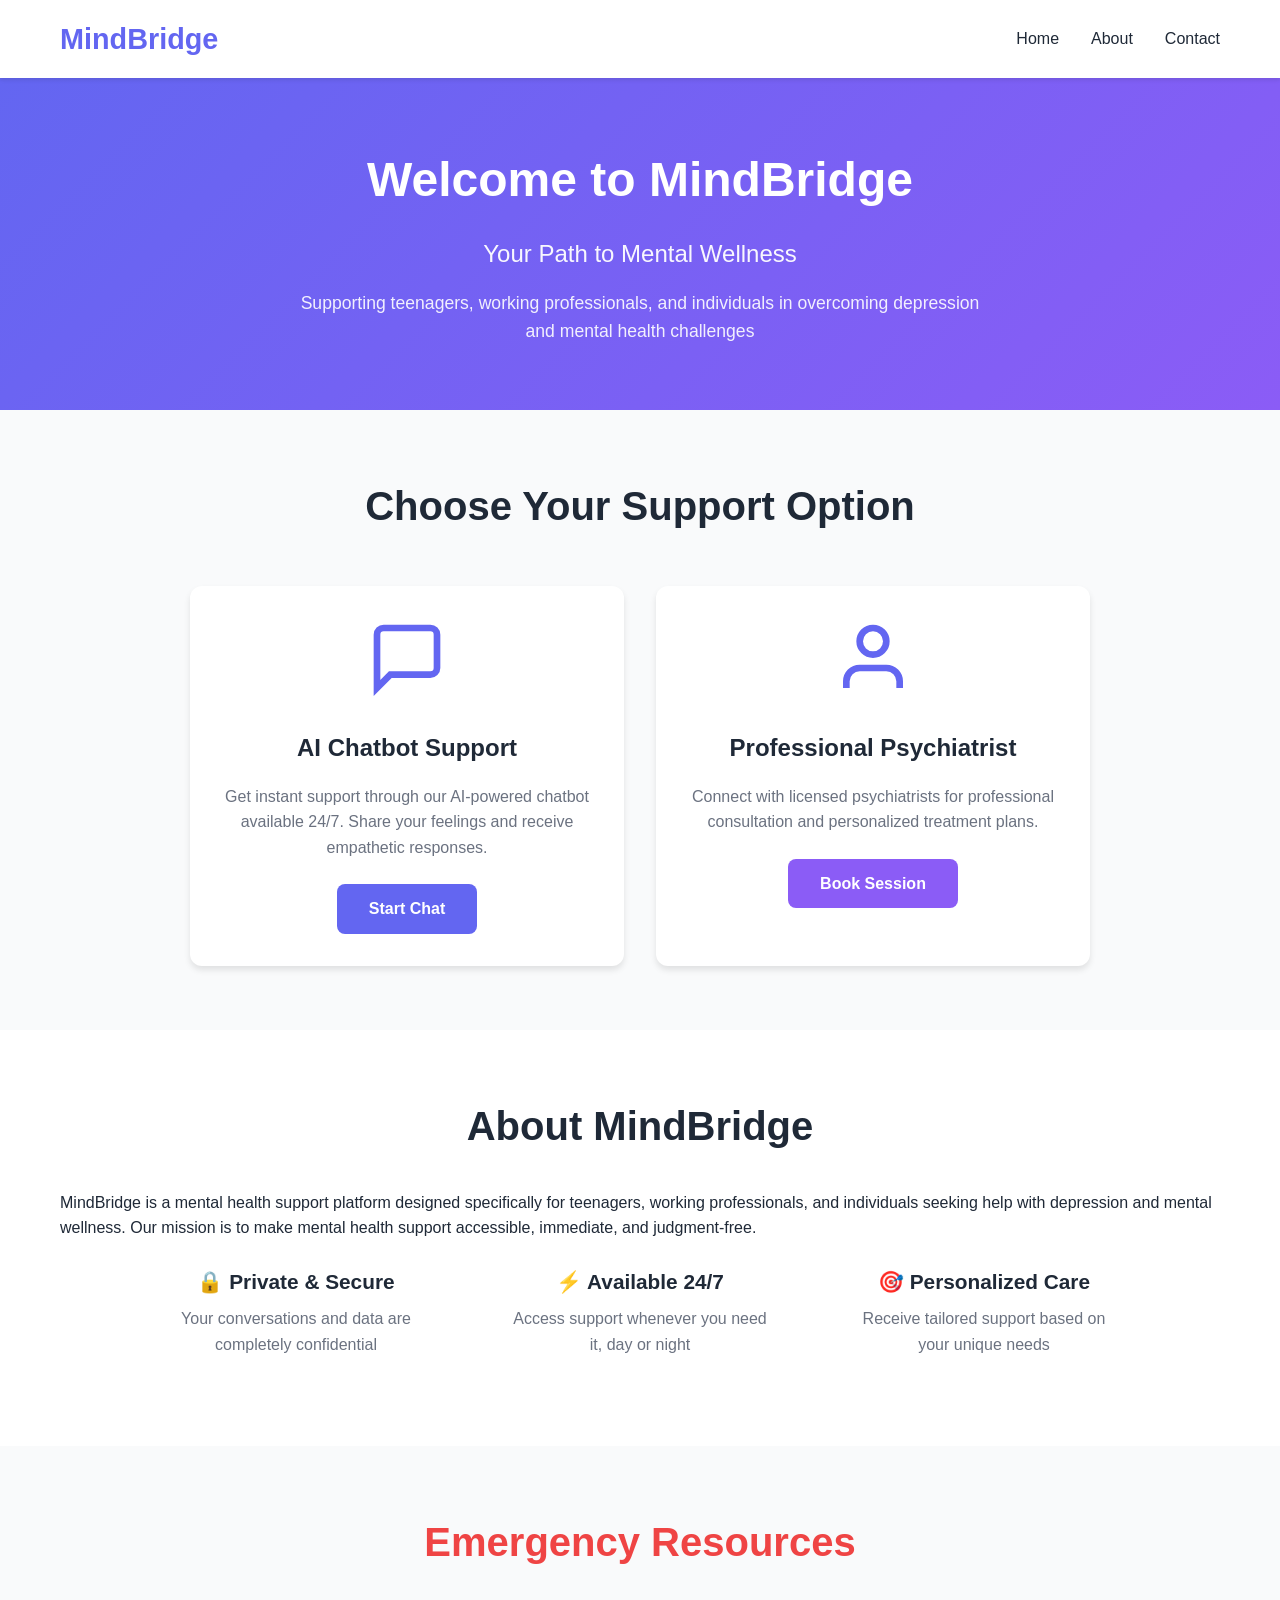
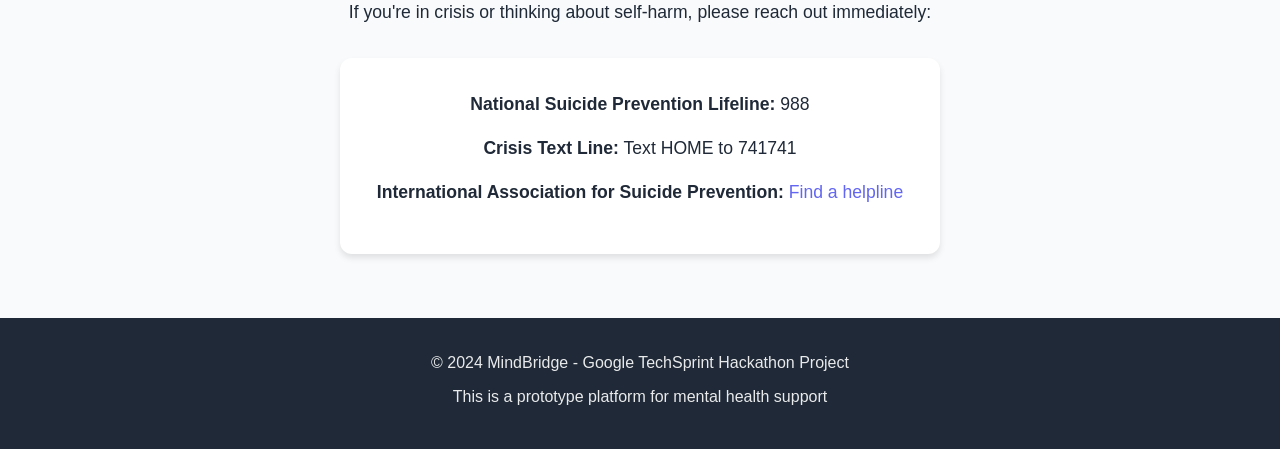
<file: index.html>
<!DOCTYPE html>
<html lang="en">
<head>
    <meta charset="UTF-8">
    <meta name="viewport" content="width=device-width, initial-scale=1.0">
    <title>MindBridge - Mental Health Support</title>
    <link rel="stylesheet" href="css/style.css">
</head>
<body>
    <header>
        <nav class="navbar">
            <div class="nav-container">
                <div class="logo">
                    <h1>MindBridge</h1>
                </div>
                <ul class="nav-menu">
                    <li><a href="index.html">Home</a></li>
                    <li><a href="#about">About</a></li>
                    <li><a href="#contact">Contact</a></li>
                </ul>
            </div>
        </nav>
    </header>

    <main>
        <section class="hero">
            <div class="hero-content">
                <h1>Welcome to MindBridge</h1>
                <p class="tagline">Your Path to Mental Wellness</p>
                <p class="description">Supporting teenagers, working professionals, and individuals in overcoming depression and mental health challenges</p>
            </div>
        </section>

        <section class="support-options">
            <div class="container">
                <h2>Choose Your Support Option</h2>
                <div class="options-grid">
                    <div class="option-card">
                        <div class="card-icon">
                            <svg width="80" height="80" viewBox="0 0 24 24" fill="none" stroke="currentColor" stroke-width="2">
                                <path d="M21 15a2 2 0 0 1-2 2H7l-4 4V5a2 2 0 0 1 2-2h14a2 2 0 0 1 2 2z"></path>
                            </svg>
                        </div>
                        <h3>AI Chatbot Support</h3>
                        <p>Get instant support through our AI-powered chatbot available 24/7. Share your feelings and receive empathetic responses.</p>
                        <a href="chatbot.html" class="btn btn-primary">Start Chat</a>
                    </div>

                    <div class="option-card">
                        <div class="card-icon">
                            <svg width="80" height="80" viewBox="0 0 24 24" fill="none" stroke="currentColor" stroke-width="2">
                                <path d="M20 21v-2a4 4 0 0 0-4-4H8a4 4 0 0 0-4 4v2"></path>
                                <circle cx="12" cy="7" r="4"></circle>
                            </svg>
                        </div>
                        <h3>Professional Psychiatrist</h3>
                        <p>Connect with licensed psychiatrists for professional consultation and personalized treatment plans.</p>
                        <a href="psychiatrist.html" class="btn btn-secondary">Book Session</a>
                    </div>
                </div>
            </div>
        </section>

        <section id="about" class="about-section">
            <div class="container">
                <h2>About MindBridge</h2>
                <p>MindBridge is a mental health support platform designed specifically for teenagers, working professionals, and individuals seeking help with depression and mental wellness. Our mission is to make mental health support accessible, immediate, and judgment-free.</p>
                <div class="features">
                    <div class="feature">
                        <h4>🔒 Private & Secure</h4>
                        <p>Your conversations and data are completely confidential</p>
                    </div>
                    <div class="feature">
                        <h4>⚡ Available 24/7</h4>
                        <p>Access support whenever you need it, day or night</p>
                    </div>
                    <div class="feature">
                        <h4>🎯 Personalized Care</h4>
                        <p>Receive tailored support based on your unique needs</p>
                    </div>
                </div>
            </div>
        </section>

        <section id="contact" class="contact-section">
            <div class="container">
                <h2>Emergency Resources</h2>
                <p class="emergency-text">If you're in crisis or thinking about self-harm, please reach out immediately:</p>
                <div class="emergency-contacts">
                    <p><strong>National Suicide Prevention Lifeline:</strong> 988</p>
                    <p><strong>Crisis Text Line:</strong> Text HOME to 741741</p>
                    <p><strong>International Association for Suicide Prevention:</strong> <a href="https://www.iasp.info/resources/Crisis_Centres/" target="_blank">Find a helpline</a></p>
                </div>
            </div>
        </section>
    </main>

    <footer>
        <div class="container">
            <p>&copy; 2024 MindBridge - Google TechSprint Hackathon Project</p>
            <p>This is a prototype platform for mental health support</p>
        </div>
    </footer>
</body>
</html>
</file>
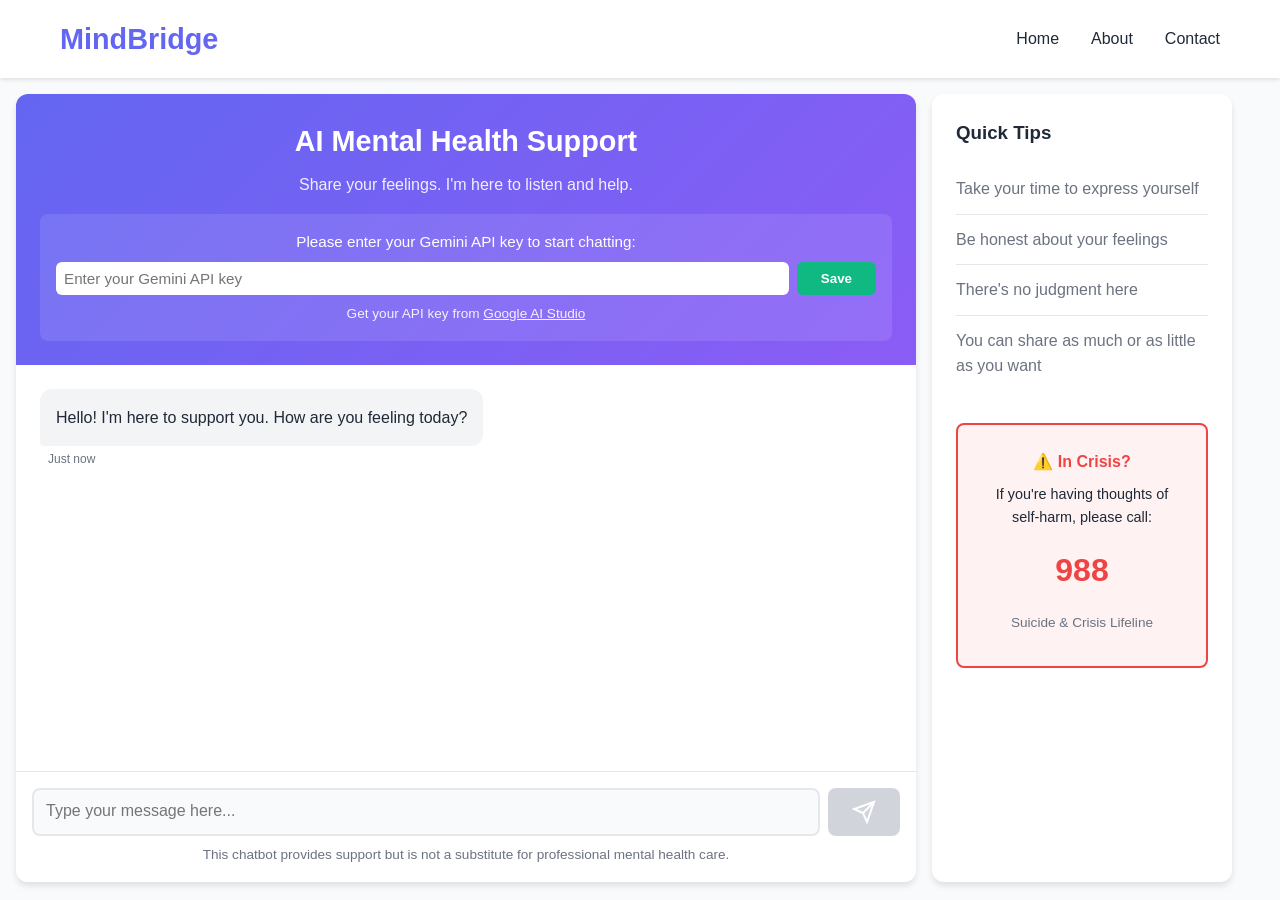
<file: chatbot.html>
<!DOCTYPE html>
<html lang="en">
<head>
    <meta charset="UTF-8">
    <meta name="viewport" content="width=device-width, initial-scale=1.0">
    <title>AI Chatbot Support - MindBridge</title>
    <link rel="stylesheet" href="css/style.css">
    <link rel="stylesheet" href="css/chatbot.css">
</head>
<body>
    <header>
        <nav class="navbar">
            <div class="nav-container">
                <div class="logo">
                    <h1>MindBridge</h1>
                </div>
                <ul class="nav-menu">
                    <li><a href="index.html">Home</a></li>
                    <li><a href="index.html#about">About</a></li>
                    <li><a href="index.html#contact">Contact</a></li>
                </ul>
            </div>
        </nav>
    </header>

    <main class="chat-main">
        <div class="chat-container">
            <div class="chat-header">
                <h2>AI Mental Health Support</h2>
                <p class="chat-subtitle">Share your feelings. I'm here to listen and help.</p>
                <div class="api-key-section" id="apiKeySection">
                    <p class="api-notice">Please enter your Gemini API key to start chatting:</p>
                    <div class="api-input-group">
                        <input type="password" id="apiKeyInput" placeholder="Enter your Gemini API key" />
                        <button onclick="saveApiKey()" class="btn-api-save">Save</button>
                    </div>
                    <p class="api-help">Get your API key from <a href="https://makersuite.google.com/app/apikey" target="_blank">Google AI Studio</a></p>
                </div>
            </div>
            
            <div class="chat-messages" id="chatMessages">
                <div class="message bot-message">
                    <div class="message-content">
                        <p>Hello! I'm here to support you. How are you feeling today?</p>
                    </div>
                    <span class="message-time">Just now</span>
                </div>
            </div>

            <div class="chat-input-container">
                <div class="chat-input-wrapper">
                    <textarea 
                        id="userInput" 
                        placeholder="Type your message here..." 
                        rows="1"
                        disabled
                    ></textarea>
                    <button id="sendButton" onclick="sendMessage()" disabled>
                        <svg width="24" height="24" viewBox="0 0 24 24" fill="none" stroke="currentColor" stroke-width="2">
                            <line x1="22" y1="2" x2="11" y2="13"></line>
                            <polygon points="22 2 15 22 11 13 2 9 22 2"></polygon>
                        </svg>
                    </button>
                </div>
                <p class="disclaimer">This chatbot provides support but is not a substitute for professional mental health care.</p>
            </div>
        </div>

        <div class="chat-sidebar">
            <div class="sidebar-content">
                <h3>Quick Tips</h3>
                <ul class="tips-list">
                    <li>Take your time to express yourself</li>
                    <li>Be honest about your feelings</li>
                    <li>There's no judgment here</li>
                    <li>You can share as much or as little as you want</li>
                </ul>

                <div class="emergency-box">
                    <h4>⚠️ In Crisis?</h4>
                    <p>If you're having thoughts of self-harm, please call:</p>
                    <p class="emergency-number">988</p>
                    <p class="emergency-label">Suicide & Crisis Lifeline</p>
                </div>
            </div>
        </div>
    </main>

    <script src="js/firebase-config.js"></script>
    <script src="js/chatbot.js"></script>
</body>
</html>
</file>
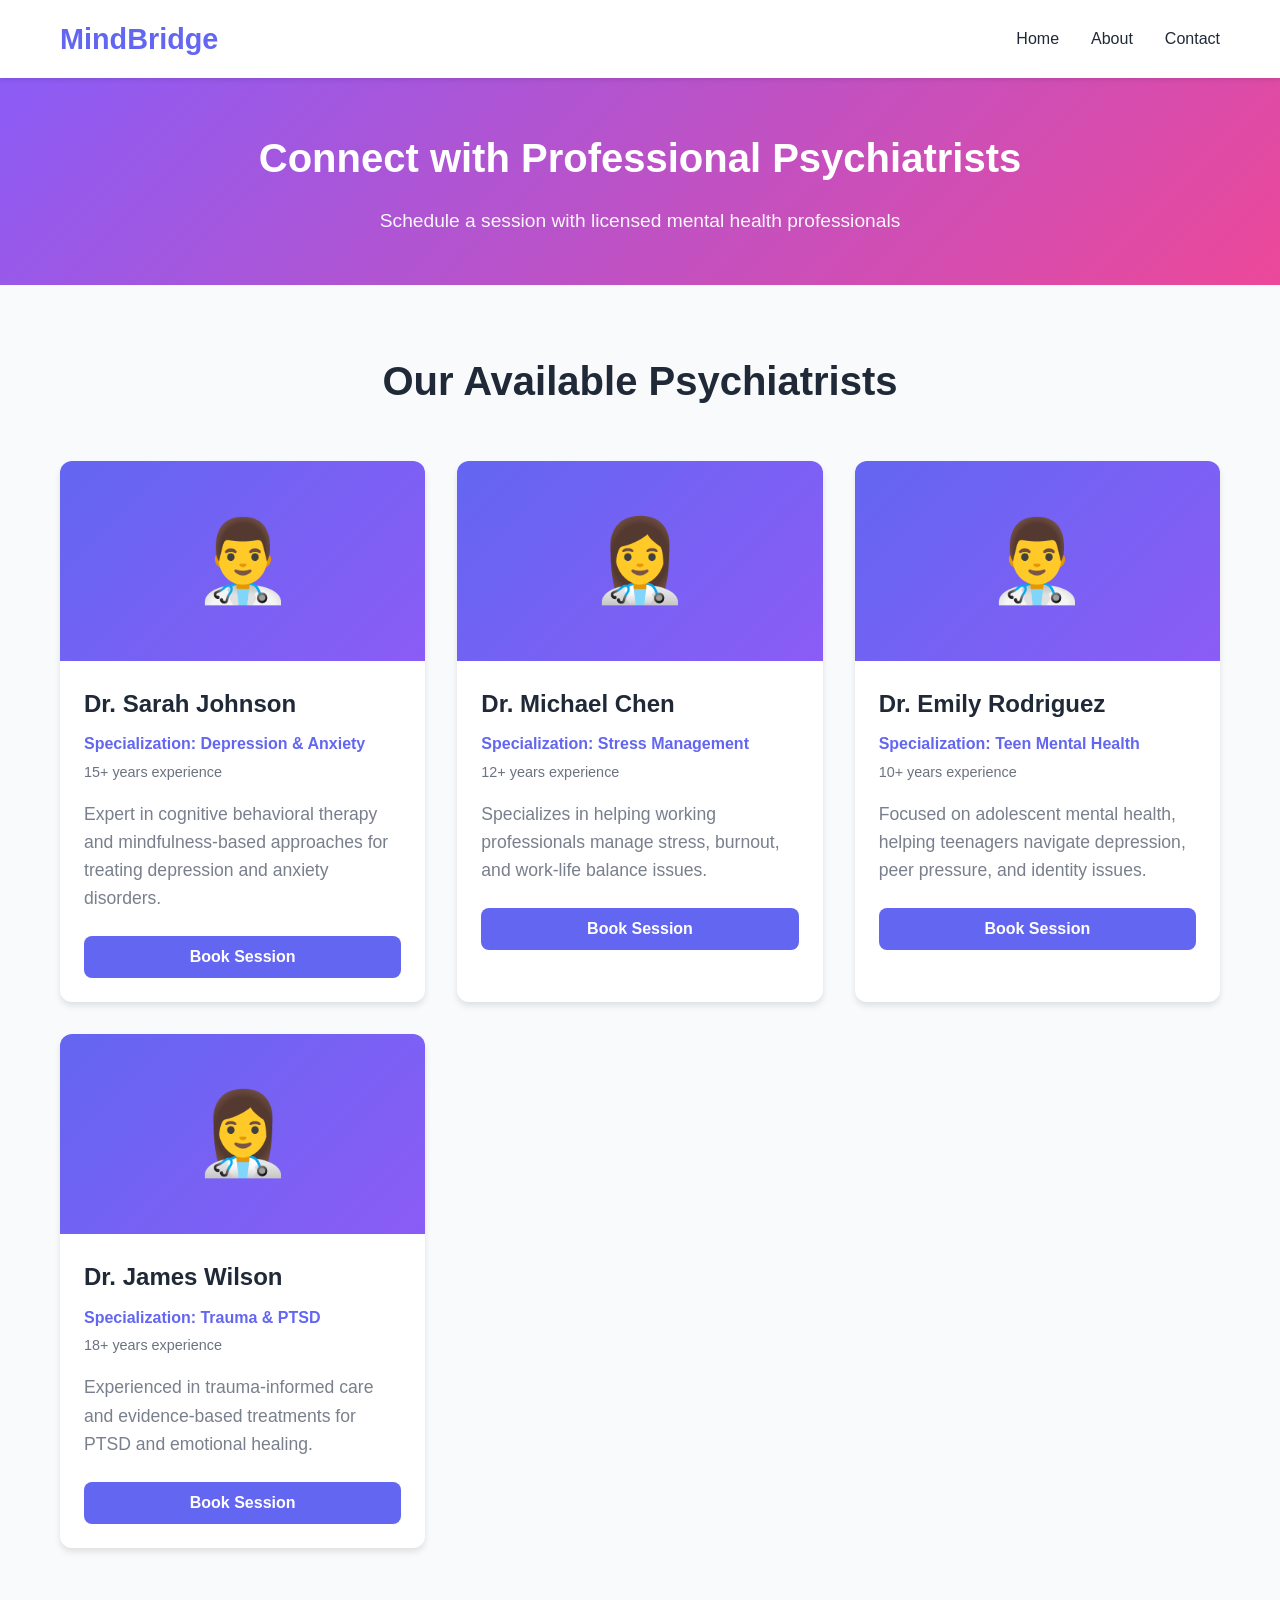
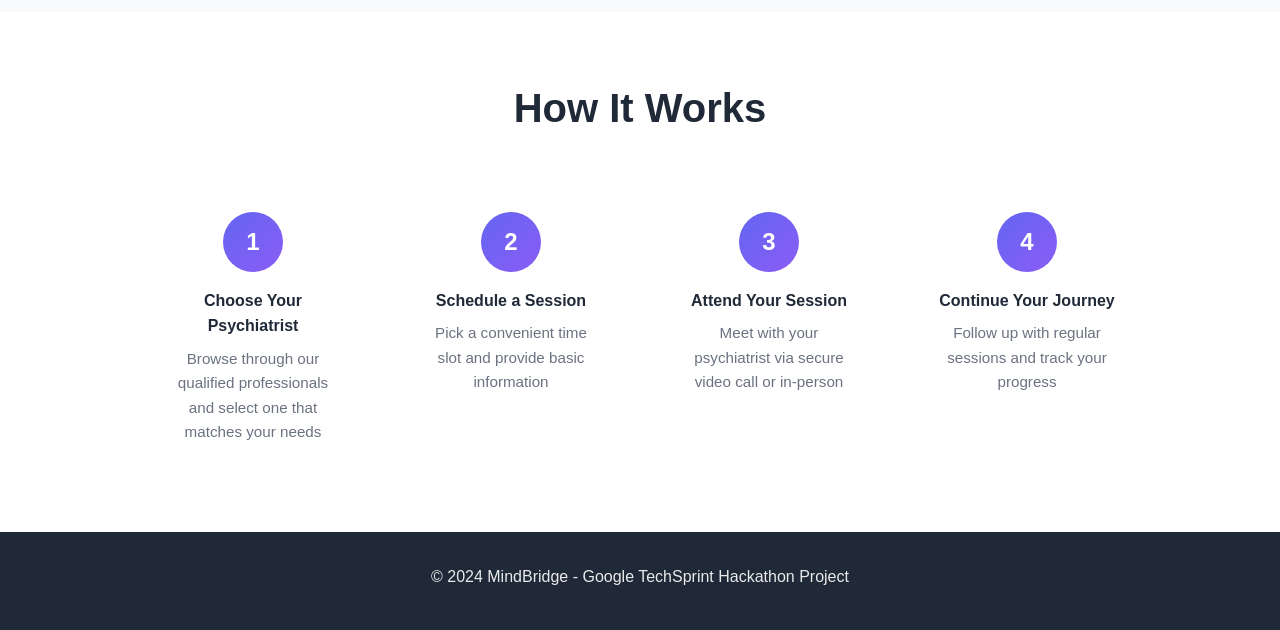
<file: psychiatrist.html>
<!DOCTYPE html>
<html lang="en">
<head>
    <meta charset="UTF-8">
    <meta name="viewport" content="width=device-width, initial-scale=1.0">
    <title>Professional Psychiatrist - MindBridge</title>
    <link rel="stylesheet" href="css/style.css">
    <link rel="stylesheet" href="css/psychiatrist.css">
</head>
<body>
    <header>
        <nav class="navbar">
            <div class="nav-container">
                <div class="logo">
                    <h1>MindBridge</h1>
                </div>
                <ul class="nav-menu">
                    <li><a href="index.html">Home</a></li>
                    <li><a href="index.html#about">About</a></li>
                    <li><a href="index.html#contact">Contact</a></li>
                </ul>
            </div>
        </nav>
    </header>

    <main>
        <section class="psychiatrist-hero">
            <div class="container">
                <h1>Connect with Professional Psychiatrists</h1>
                <p>Schedule a session with licensed mental health professionals</p>
            </div>
        </section>

        <section class="psychiatrist-list">
            <div class="container">
                <h2>Our Available Psychiatrists</h2>
                <div class="psychiatrists-grid">
                    <div class="psychiatrist-card">
                        <div class="psychiatrist-image">
                            <div class="image-placeholder">👨‍⚕️</div>
                        </div>
                        <div class="psychiatrist-info">
                            <h3>Dr. Sarah Johnson</h3>
                            <p class="specialty">Specialization: Depression & Anxiety</p>
                            <p class="experience">15+ years experience</p>
                            <p class="description">Expert in cognitive behavioral therapy and mindfulness-based approaches for treating depression and anxiety disorders.</p>
                            <button class="btn btn-primary" onclick="openBookingModal('Dr. Sarah Johnson')">Book Session</button>
                        </div>
                    </div>

                    <div class="psychiatrist-card">
                        <div class="psychiatrist-image">
                            <div class="image-placeholder">👩‍⚕️</div>
                        </div>
                        <div class="psychiatrist-info">
                            <h3>Dr. Michael Chen</h3>
                            <p class="specialty">Specialization: Stress Management</p>
                            <p class="experience">12+ years experience</p>
                            <p class="description">Specializes in helping working professionals manage stress, burnout, and work-life balance issues.</p>
                            <button class="btn btn-primary" onclick="openBookingModal('Dr. Michael Chen')">Book Session</button>
                        </div>
                    </div>

                    <div class="psychiatrist-card">
                        <div class="psychiatrist-image">
                            <div class="image-placeholder">👨‍⚕️</div>
                        </div>
                        <div class="psychiatrist-info">
                            <h3>Dr. Emily Rodriguez</h3>
                            <p class="specialty">Specialization: Teen Mental Health</p>
                            <p class="experience">10+ years experience</p>
                            <p class="description">Focused on adolescent mental health, helping teenagers navigate depression, peer pressure, and identity issues.</p>
                            <button class="btn btn-primary" onclick="openBookingModal('Dr. Emily Rodriguez')">Book Session</button>
                        </div>
                    </div>

                    <div class="psychiatrist-card">
                        <div class="psychiatrist-image">
                            <div class="image-placeholder">👩‍⚕️</div>
                        </div>
                        <div class="psychiatrist-info">
                            <h3>Dr. James Wilson</h3>
                            <p class="specialty">Specialization: Trauma & PTSD</p>
                            <p class="experience">18+ years experience</p>
                            <p class="description">Experienced in trauma-informed care and evidence-based treatments for PTSD and emotional healing.</p>
                            <button class="btn btn-primary" onclick="openBookingModal('Dr. James Wilson')">Book Session</button>
                        </div>
                    </div>
                </div>
            </div>
        </section>

        <section class="booking-info">
            <div class="container">
                <h2>How It Works</h2>
                <div class="steps-grid">
                    <div class="step">
                        <div class="step-number">1</div>
                        <h4>Choose Your Psychiatrist</h4>
                        <p>Browse through our qualified professionals and select one that matches your needs</p>
                    </div>
                    <div class="step">
                        <div class="step-number">2</div>
                        <h4>Schedule a Session</h4>
                        <p>Pick a convenient time slot and provide basic information</p>
                    </div>
                    <div class="step">
                        <div class="step-number">3</div>
                        <h4>Attend Your Session</h4>
                        <p>Meet with your psychiatrist via secure video call or in-person</p>
                    </div>
                    <div class="step">
                        <div class="step-number">4</div>
                        <h4>Continue Your Journey</h4>
                        <p>Follow up with regular sessions and track your progress</p>
                    </div>
                </div>
            </div>
        </section>
    </main>

    <!-- Booking Modal -->
    <div id="bookingModal" class="modal">
        <div class="modal-content">
            <span class="close" onclick="closeBookingModal()">&times;</span>
            <h2>Book a Session</h2>
            <form id="bookingForm" onsubmit="handleBooking(event)">
                <div class="form-group">
                    <label for="doctorName">Psychiatrist:</label>
                    <input type="text" id="doctorName" readonly>
                </div>
                
                <div class="form-group">
                    <label for="patientName">Your Name:</label>
                    <input type="text" id="patientName" required>
                </div>

                <div class="form-group">
                    <label for="patientEmail">Email:</label>
                    <input type="email" id="patientEmail" required>
                </div>

                <div class="form-group">
                    <label for="patientPhone">Phone Number:</label>
                    <input type="tel" id="patientPhone" required>
                </div>

                <div class="form-group">
                    <label for="preferredDate">Preferred Date:</label>
                    <input type="date" id="preferredDate" required>
                </div>

                <div class="form-group">
                    <label for="preferredTime">Preferred Time:</label>
                    <select id="preferredTime" required>
                        <option value="">Select a time</option>
                        <option value="09:00">09:00 AM</option>
                        <option value="10:00">10:00 AM</option>
                        <option value="11:00">11:00 AM</option>
                        <option value="14:00">02:00 PM</option>
                        <option value="15:00">03:00 PM</option>
                        <option value="16:00">04:00 PM</option>
                        <option value="17:00">05:00 PM</option>
                    </select>
                </div>

                <div class="form-group">
                    <label for="sessionType">Session Type:</label>
                    <select id="sessionType" required>
                        <option value="">Select session type</option>
                        <option value="video">Video Call</option>
                        <option value="in-person">In-Person</option>
                    </select>
                </div>

                <div class="form-group">
                    <label for="notes">Additional Notes (Optional):</label>
                    <textarea id="notes" rows="4" placeholder="Any specific concerns or topics you'd like to discuss..."></textarea>
                </div>

                <button type="submit" class="btn btn-primary btn-full">Confirm Booking</button>
            </form>
        </div>
    </div>

    <!-- Success Modal -->
    <div id="successModal" class="modal">
        <div class="modal-content success-modal">
            <span class="close" onclick="closeSuccessModal()">&times;</span>
            <div class="success-icon">✓</div>
            <h2>Booking Confirmed!</h2>
            <p>Your session has been scheduled successfully.</p>
            <p>You will receive a confirmation email with further details.</p>
            <button class="btn btn-primary" onclick="closeSuccessModal()">Close</button>
        </div>
    </div>

    <footer>
        <div class="container">
            <p>&copy; 2024 MindBridge - Google TechSprint Hackathon Project</p>
        </div>
    </footer>

    <script src="js/firebase-config.js"></script>
    <script src="js/psychiatrist.js"></script>
</body>
</html>
</file>
<file: css/style.css>
/* Reset and Base Styles */
* {
    margin: 0;
    padding: 0;
    box-sizing: border-box;
}

:root {
    --primary-color: #6366f1;
    --secondary-color: #8b5cf6;
    --accent-color: #ec4899;
    --text-dark: #1f2937;
    --text-light: #6b7280;
    --bg-light: #f9fafb;
    --bg-white: #ffffff;
    --border-color: #e5e7eb;
    --success-color: #10b981;
    --warning-color: #f59e0b;
    --danger-color: #ef4444;
}

body {
    font-family: 'Segoe UI', Tahoma, Geneva, Verdana, sans-serif;
    line-height: 1.6;
    color: var(--text-dark);
    background-color: var(--bg-light);
}

.container {
    max-width: 1200px;
    margin: 0 auto;
    padding: 0 20px;
}

/* Header and Navigation */
header {
    background-color: var(--bg-white);
    box-shadow: 0 2px 4px rgba(0, 0, 0, 0.1);
    position: sticky;
    top: 0;
    z-index: 1000;
}

.navbar {
    padding: 1rem 0;
}

.nav-container {
    max-width: 1200px;
    margin: 0 auto;
    padding: 0 20px;
    display: flex;
    justify-content: space-between;
    align-items: center;
}

.logo h1 {
    color: var(--primary-color);
    font-size: 1.8rem;
    font-weight: 700;
}

.nav-menu {
    display: flex;
    list-style: none;
    gap: 2rem;
}

.nav-menu a {
    color: var(--text-dark);
    text-decoration: none;
    font-weight: 500;
    transition: color 0.3s;
}

.nav-menu a:hover {
    color: var(--primary-color);
}

/* Hero Section */
.hero {
    background: linear-gradient(135deg, var(--primary-color) 0%, var(--secondary-color) 100%);
    color: white;
    padding: 4rem 2rem;
    text-align: center;
}

.hero-content h1 {
    font-size: 3rem;
    margin-bottom: 1rem;
    font-weight: 700;
}

.tagline {
    font-size: 1.5rem;
    margin-bottom: 1rem;
    opacity: 0.95;
}

.description {
    font-size: 1.1rem;
    max-width: 700px;
    margin: 0 auto;
    opacity: 0.9;
}

/* Support Options Section */
.support-options {
    padding: 4rem 2rem;
    background-color: var(--bg-light);
}

.support-options h2 {
    text-align: center;
    font-size: 2.5rem;
    margin-bottom: 3rem;
    color: var(--text-dark);
}

.options-grid {
    display: grid;
    grid-template-columns: repeat(auto-fit, minmax(300px, 1fr));
    gap: 2rem;
    max-width: 900px;
    margin: 0 auto;
}

.option-card {
    background: var(--bg-white);
    border-radius: 12px;
    padding: 2rem;
    text-align: center;
    box-shadow: 0 4px 6px rgba(0, 0, 0, 0.1);
    transition: transform 0.3s, box-shadow 0.3s;
}

.option-card:hover {
    transform: translateY(-5px);
    box-shadow: 0 10px 20px rgba(0, 0, 0, 0.15);
}

.card-icon {
    color: var(--primary-color);
    margin-bottom: 1.5rem;
}

.option-card h3 {
    font-size: 1.5rem;
    margin-bottom: 1rem;
    color: var(--text-dark);
}

.option-card p {
    color: var(--text-light);
    margin-bottom: 1.5rem;
    line-height: 1.6;
}

/* Buttons */
.btn {
    display: inline-block;
    padding: 0.75rem 2rem;
    border-radius: 8px;
    text-decoration: none;
    font-weight: 600;
    transition: all 0.3s;
    border: none;
    cursor: pointer;
    font-size: 1rem;
}

.btn-primary {
    background-color: var(--primary-color);
    color: white;
}

.btn-primary:hover {
    background-color: #4f46e5;
    transform: translateY(-2px);
}

.btn-secondary {
    background-color: var(--secondary-color);
    color: white;
}

.btn-secondary:hover {
    background-color: #7c3aed;
    transform: translateY(-2px);
}

/* About Section */
.about-section {
    padding: 4rem 2rem;
    background-color: var(--bg-white);
}

.about-section h2 {
    text-align: center;
    font-size: 2.5rem;
    margin-bottom: 2rem;
    color: var(--text-dark);
}

.about-section > p {
    text-align: center;
    max-width: 800px;
    margin: 0 auto 3rem;
    font-size: 1.1rem;
    color: var(--text-light);
}

.features {
    display: grid;
    grid-template-columns: repeat(auto-fit, minmax(250px, 1fr));
    gap: 2rem;
    max-width: 1000px;
    margin: 0 auto;
}

.feature {
    text-align: center;
    padding: 1.5rem;
}

.feature h4 {
    font-size: 1.3rem;
    margin-bottom: 0.5rem;
    color: var(--text-dark);
}

.feature p {
    color: var(--text-light);
}

/* Contact Section */
.contact-section {
    padding: 4rem 2rem;
    background-color: var(--bg-light);
    text-align: center;
}

.contact-section h2 {
    font-size: 2.5rem;
    margin-bottom: 1.5rem;
    color: var(--danger-color);
}

.emergency-text {
    font-size: 1.1rem;
    margin-bottom: 2rem;
    color: var(--text-dark);
}

.emergency-contacts {
    background: var(--bg-white);
    padding: 2rem;
    border-radius: 12px;
    max-width: 600px;
    margin: 0 auto;
    box-shadow: 0 4px 6px rgba(0, 0, 0, 0.1);
}

.emergency-contacts p {
    margin-bottom: 1rem;
    font-size: 1.1rem;
}

.emergency-contacts a {
    color: var(--primary-color);
    text-decoration: none;
}

.emergency-contacts a:hover {
    text-decoration: underline;
}

/* Footer */
footer {
    background-color: var(--text-dark);
    color: white;
    padding: 2rem;
    text-align: center;
}

footer p {
    margin-bottom: 0.5rem;
    opacity: 0.9;
}

/* Responsive Design */
@media (max-width: 768px) {
    .hero-content h1 {
        font-size: 2rem;
    }

    .tagline {
        font-size: 1.2rem;
    }

    .nav-menu {
        gap: 1rem;
    }

    .support-options h2,
    .about-section h2,
    .contact-section h2 {
        font-size: 2rem;
    }
}

@media (max-width: 480px) {
    .hero-content h1 {
        font-size: 1.5rem;
    }

    .options-grid {
        grid-template-columns: 1fr;
    }

    .nav-menu {
        flex-direction: column;
        gap: 0.5rem;
    }
}
</file>
<file: css/chatbot.css>
/* Chatbot Specific Styles */
.chat-main {
    display: flex;
    min-height: calc(100vh - 80px);
    gap: 1rem;
    padding: 1rem;
    background-color: var(--bg-light);
}

.chat-container {
    flex: 1;
    display: flex;
    flex-direction: column;
    background: var(--bg-white);
    border-radius: 12px;
    box-shadow: 0 4px 6px rgba(0, 0, 0, 0.1);
    overflow: hidden;
    max-width: 900px;
}

.chat-header {
    background: linear-gradient(135deg, var(--primary-color) 0%, var(--secondary-color) 100%);
    color: white;
    padding: 1.5rem;
    text-align: center;
}

.chat-header h2 {
    margin-bottom: 0.5rem;
    font-size: 1.8rem;
}

.chat-subtitle {
    opacity: 0.9;
    font-size: 1rem;
}

.api-key-section {
    background: rgba(255, 255, 255, 0.1);
    border-radius: 8px;
    padding: 1rem;
    margin-top: 1rem;
}

.api-notice {
    margin-bottom: 0.5rem;
    font-size: 0.95rem;
}

.api-input-group {
    display: flex;
    gap: 0.5rem;
    margin-bottom: 0.5rem;
}

.api-input-group input {
    flex: 1;
    padding: 0.5rem;
    border: none;
    border-radius: 6px;
    font-size: 0.95rem;
}

.btn-api-save {
    padding: 0.5rem 1.5rem;
    background-color: var(--success-color);
    color: white;
    border: none;
    border-radius: 6px;
    font-weight: 600;
    cursor: pointer;
    transition: background-color 0.3s;
}

.btn-api-save:hover {
    background-color: #059669;
}

.api-help {
    font-size: 0.85rem;
    opacity: 0.9;
}

.api-help a {
    color: white;
    text-decoration: underline;
}

.chat-messages {
    flex: 1;
    overflow-y: auto;
    padding: 1.5rem;
    display: flex;
    flex-direction: column;
    gap: 1rem;
    min-height: 400px;
    max-height: 600px;
}

.message {
    display: flex;
    flex-direction: column;
    max-width: 70%;
    animation: fadeIn 0.3s ease-in;
}

@keyframes fadeIn {
    from {
        opacity: 0;
        transform: translateY(10px);
    }
    to {
        opacity: 1;
        transform: translateY(0);
    }
}

.bot-message {
    align-self: flex-start;
}

.user-message {
    align-self: flex-end;
}

.message-content {
    padding: 1rem;
    border-radius: 12px;
    word-wrap: break-word;
}

.bot-message .message-content {
    background-color: #f3f4f6;
    color: var(--text-dark);
    border-bottom-left-radius: 4px;
}

.user-message .message-content {
    background: linear-gradient(135deg, var(--primary-color) 0%, var(--secondary-color) 100%);
    color: white;
    border-bottom-right-radius: 4px;
}

.message-time {
    font-size: 0.75rem;
    color: var(--text-light);
    margin-top: 0.25rem;
    padding: 0 0.5rem;
}

.typing-indicator {
    display: flex;
    align-items: center;
    gap: 0.5rem;
    padding: 1rem;
    background-color: #f3f4f6;
    border-radius: 12px;
    max-width: 80px;
}

.typing-indicator span {
    width: 8px;
    height: 8px;
    border-radius: 50%;
    background-color: var(--primary-color);
    animation: typing 1.4s infinite;
}

.typing-indicator span:nth-child(2) {
    animation-delay: 0.2s;
}

.typing-indicator span:nth-child(3) {
    animation-delay: 0.4s;
}

@keyframes typing {
    0%, 60%, 100% {
        transform: translateY(0);
    }
    30% {
        transform: translateY(-10px);
    }
}

.chat-input-container {
    border-top: 1px solid var(--border-color);
    padding: 1rem;
    background-color: var(--bg-white);
}

.chat-input-wrapper {
    display: flex;
    gap: 0.5rem;
    margin-bottom: 0.5rem;
}

#userInput {
    flex: 1;
    padding: 0.75rem;
    border: 2px solid var(--border-color);
    border-radius: 8px;
    font-size: 1rem;
    font-family: inherit;
    resize: none;
    min-height: 44px;
    max-height: 120px;
}

#userInput:focus {
    outline: none;
    border-color: var(--primary-color);
}

#userInput:disabled {
    background-color: #f9fafb;
    cursor: not-allowed;
}

#sendButton {
    padding: 0.75rem 1.5rem;
    background-color: var(--primary-color);
    color: white;
    border: none;
    border-radius: 8px;
    cursor: pointer;
    transition: background-color 0.3s;
    display: flex;
    align-items: center;
    justify-content: center;
}

#sendButton:hover:not(:disabled) {
    background-color: #4f46e5;
}

#sendButton:disabled {
    background-color: #d1d5db;
    cursor: not-allowed;
}

.disclaimer {
    font-size: 0.85rem;
    color: var(--text-light);
    text-align: center;
}

/* Sidebar */
.chat-sidebar {
    width: 300px;
    background: var(--bg-white);
    border-radius: 12px;
    padding: 1.5rem;
    box-shadow: 0 4px 6px rgba(0, 0, 0, 0.1);
}

.sidebar-content h3 {
    margin-bottom: 1rem;
    color: var(--text-dark);
}

.tips-list {
    list-style: none;
    margin-bottom: 2rem;
}

.tips-list li {
    padding: 0.75rem 0;
    border-bottom: 1px solid var(--border-color);
    color: var(--text-light);
}

.tips-list li:last-child {
    border-bottom: none;
}

.emergency-box {
    background-color: #fef2f2;
    border: 2px solid var(--danger-color);
    border-radius: 8px;
    padding: 1.5rem;
    text-align: center;
}

.emergency-box h4 {
    color: var(--danger-color);
    margin-bottom: 0.5rem;
}

.emergency-box p {
    font-size: 0.9rem;
    color: var(--text-dark);
    margin-bottom: 0.5rem;
}

.emergency-number {
    font-size: 2rem !important;
    font-weight: bold;
    color: var(--danger-color) !important;
    margin: 1rem 0 !important;
}

.emergency-label {
    font-size: 0.85rem !important;
    color: var(--text-light) !important;
}

/* Responsive Design */
@media (max-width: 1024px) {
    .chat-main {
        flex-direction: column;
    }

    .chat-sidebar {
        width: 100%;
    }
}

@media (max-width: 768px) {
    .message {
        max-width: 85%;
    }

    .chat-sidebar {
        display: none;
    }
}
</file>
<file: css/psychiatrist.css>
/* Psychiatrist Page Styles */
.psychiatrist-hero {
    background: linear-gradient(135deg, var(--secondary-color) 0%, var(--accent-color) 100%);
    color: white;
    padding: 3rem 2rem;
    text-align: center;
}

.psychiatrist-hero h1 {
    font-size: 2.5rem;
    margin-bottom: 1rem;
}

.psychiatrist-hero p {
    font-size: 1.2rem;
    opacity: 0.95;
}

.psychiatrist-list {
    padding: 4rem 2rem;
    background-color: var(--bg-light);
}

.psychiatrist-list h2 {
    text-align: center;
    font-size: 2.5rem;
    margin-bottom: 3rem;
    color: var(--text-dark);
}

.psychiatrists-grid {
    display: grid;
    grid-template-columns: repeat(auto-fill, minmax(280px, 1fr));
    gap: 2rem;
}

.psychiatrist-card {
    background: var(--bg-white);
    border-radius: 12px;
    overflow: hidden;
    box-shadow: 0 4px 6px rgba(0, 0, 0, 0.1);
    transition: transform 0.3s, box-shadow 0.3s;
}

.psychiatrist-card:hover {
    transform: translateY(-5px);
    box-shadow: 0 10px 20px rgba(0, 0, 0, 0.15);
}

.psychiatrist-image {
    background: linear-gradient(135deg, var(--primary-color) 0%, var(--secondary-color) 100%);
    height: 200px;
    display: flex;
    align-items: center;
    justify-content: center;
}

.image-placeholder {
    font-size: 5rem;
}

.psychiatrist-info {
    padding: 1.5rem;
}

.psychiatrist-info h3 {
    font-size: 1.5rem;
    margin-bottom: 0.5rem;
    color: var(--text-dark);
}

.specialty {
    color: var(--primary-color);
    font-weight: 600;
    margin-bottom: 0.25rem;
}

.experience {
    color: var(--text-light);
    font-size: 0.9rem;
    margin-bottom: 1rem;
}

.description {
    color: var(--text-light);
    margin-bottom: 1.5rem;
    line-height: 1.6;
}

.psychiatrist-info .btn {
    width: 100%;
}

/* Booking Info Section */
.booking-info {
    padding: 4rem 2rem;
    background-color: var(--bg-white);
}

.booking-info h2 {
    text-align: center;
    font-size: 2.5rem;
    margin-bottom: 3rem;
    color: var(--text-dark);
}

.steps-grid {
    display: grid;
    grid-template-columns: repeat(auto-fit, minmax(200px, 1fr));
    gap: 2rem;
    max-width: 1000px;
    margin: 0 auto;
}

.step {
    text-align: center;
    padding: 1.5rem;
}

.step-number {
    width: 60px;
    height: 60px;
    border-radius: 50%;
    background: linear-gradient(135deg, var(--primary-color) 0%, var(--secondary-color) 100%);
    color: white;
    display: flex;
    align-items: center;
    justify-content: center;
    font-size: 1.5rem;
    font-weight: bold;
    margin: 0 auto 1rem;
}

.step h4 {
    margin-bottom: 0.5rem;
    color: var(--text-dark);
}

.step p {
    color: var(--text-light);
    font-size: 0.95rem;
}

/* Modal Styles */
.modal {
    display: none;
    position: fixed;
    z-index: 2000;
    left: 0;
    top: 0;
    width: 100%;
    height: 100%;
    overflow: auto;
    background-color: rgba(0, 0, 0, 0.5);
    animation: fadeIn 0.3s;
}

.modal-content {
    background-color: var(--bg-white);
    margin: 5% auto;
    padding: 2rem;
    border-radius: 12px;
    max-width: 600px;
    position: relative;
    animation: slideIn 0.3s;
}

@keyframes slideIn {
    from {
        transform: translateY(-50px);
        opacity: 0;
    }
    to {
        transform: translateY(0);
        opacity: 1;
    }
}

.close {
    color: var(--text-light);
    float: right;
    font-size: 2rem;
    font-weight: bold;
    cursor: pointer;
    line-height: 1;
}

.close:hover {
    color: var(--text-dark);
}

.modal-content h2 {
    margin-bottom: 1.5rem;
    color: var(--text-dark);
}

.form-group {
    margin-bottom: 1.5rem;
}

.form-group label {
    display: block;
    margin-bottom: 0.5rem;
    color: var(--text-dark);
    font-weight: 500;
}

.form-group input,
.form-group select,
.form-group textarea {
    width: 100%;
    padding: 0.75rem;
    border: 2px solid var(--border-color);
    border-radius: 8px;
    font-size: 1rem;
    font-family: inherit;
    transition: border-color 0.3s;
}

.form-group input:focus,
.form-group select:focus,
.form-group textarea:focus {
    outline: none;
    border-color: var(--primary-color);
}

.form-group input[readonly] {
    background-color: var(--bg-light);
    cursor: not-allowed;
}

.form-group textarea {
    resize: vertical;
}

.btn-full {
    width: 100%;
    margin-top: 1rem;
}

/* Success Modal */
.success-modal {
    text-align: center;
    max-width: 400px;
}

.success-icon {
    width: 80px;
    height: 80px;
    border-radius: 50%;
    background-color: var(--success-color);
    color: white;
    display: flex;
    align-items: center;
    justify-content: center;
    font-size: 3rem;
    margin: 0 auto 1.5rem;
}

.success-modal h2 {
    color: var(--success-color);
    margin-bottom: 1rem;
}

.success-modal p {
    color: var(--text-light);
    margin-bottom: 0.5rem;
}

/* Responsive Design */
@media (max-width: 768px) {
    .psychiatrist-hero h1 {
        font-size: 2rem;
    }

    .psychiatrist-list h2,
    .booking-info h2 {
        font-size: 2rem;
    }

    .psychiatrists-grid {
        grid-template-columns: 1fr;
    }

    .modal-content {
        margin: 10% 1rem;
        padding: 1.5rem;
    }
}
</file>
